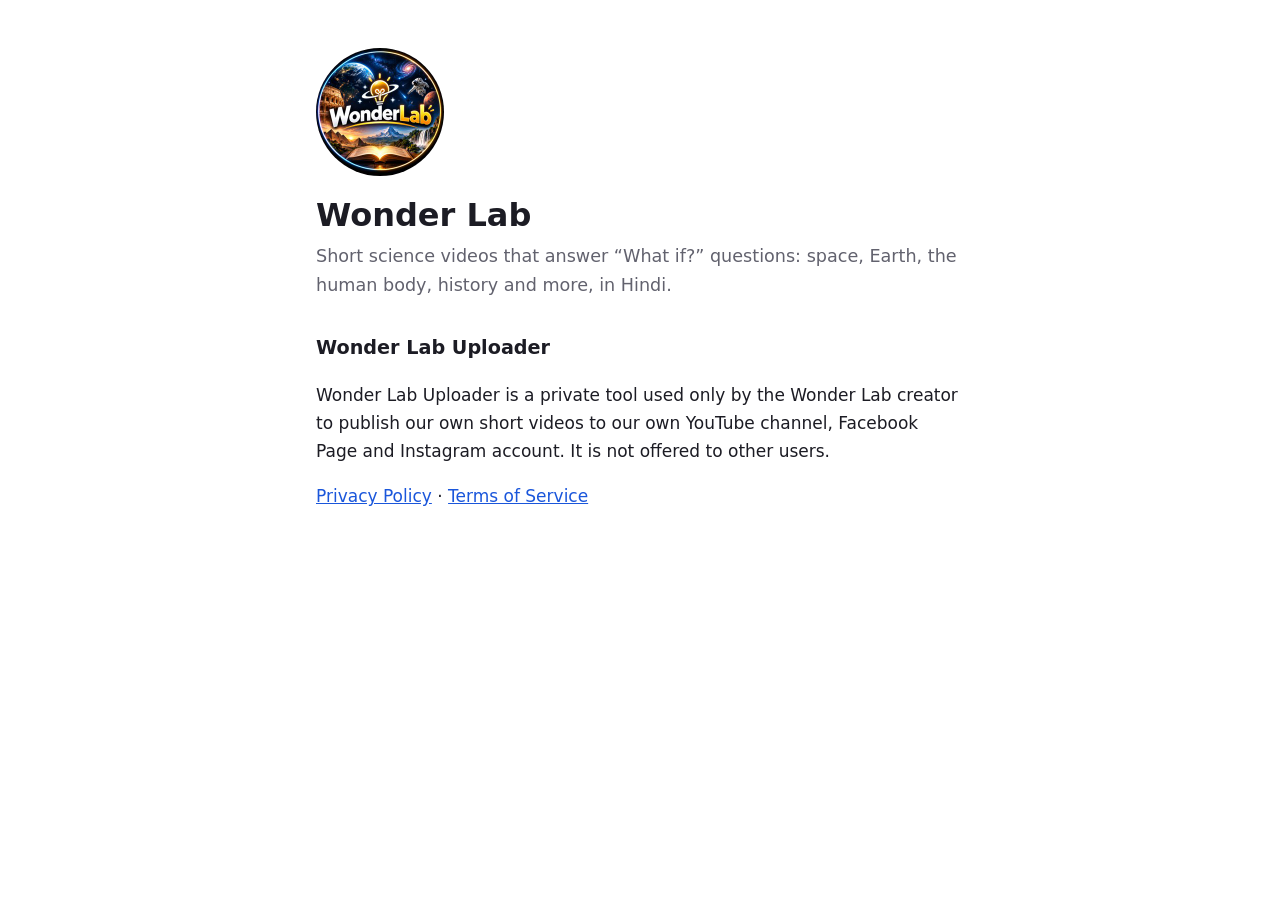
<file: index.html>
<!doctype html>
<html lang="en">
<head>
  <meta charset="utf-8">
  <meta name="viewport" content="width=device-width, initial-scale=1">
  <title>Wonder Lab</title>
  <meta name="description" content="Wonder Lab: short science videos answering 'What if?' questions, in Hindi.">
  <link rel="stylesheet" href="style.css">
</head>
<body>
  <main>
    <img class="logo" src="logo.jpg" alt="Wonder Lab logo" width="128" height="128">
    <h1>Wonder Lab</h1>
    <p class="lead">Short science videos that answer “What if?” questions: space, Earth, the human body, history and more, in Hindi.</p>

    <h2>Wonder Lab Uploader</h2>
    <p>Wonder Lab Uploader is a private tool used only by the Wonder Lab creator to publish our own
      short videos to our own YouTube channel, Facebook Page and Instagram account. It is not offered
      to other users.</p>

    <p><a href="privacy.html">Privacy Policy</a> · <a href="terms.html">Terms of Service</a></p>
  </main>
</body>
</html>
</file>
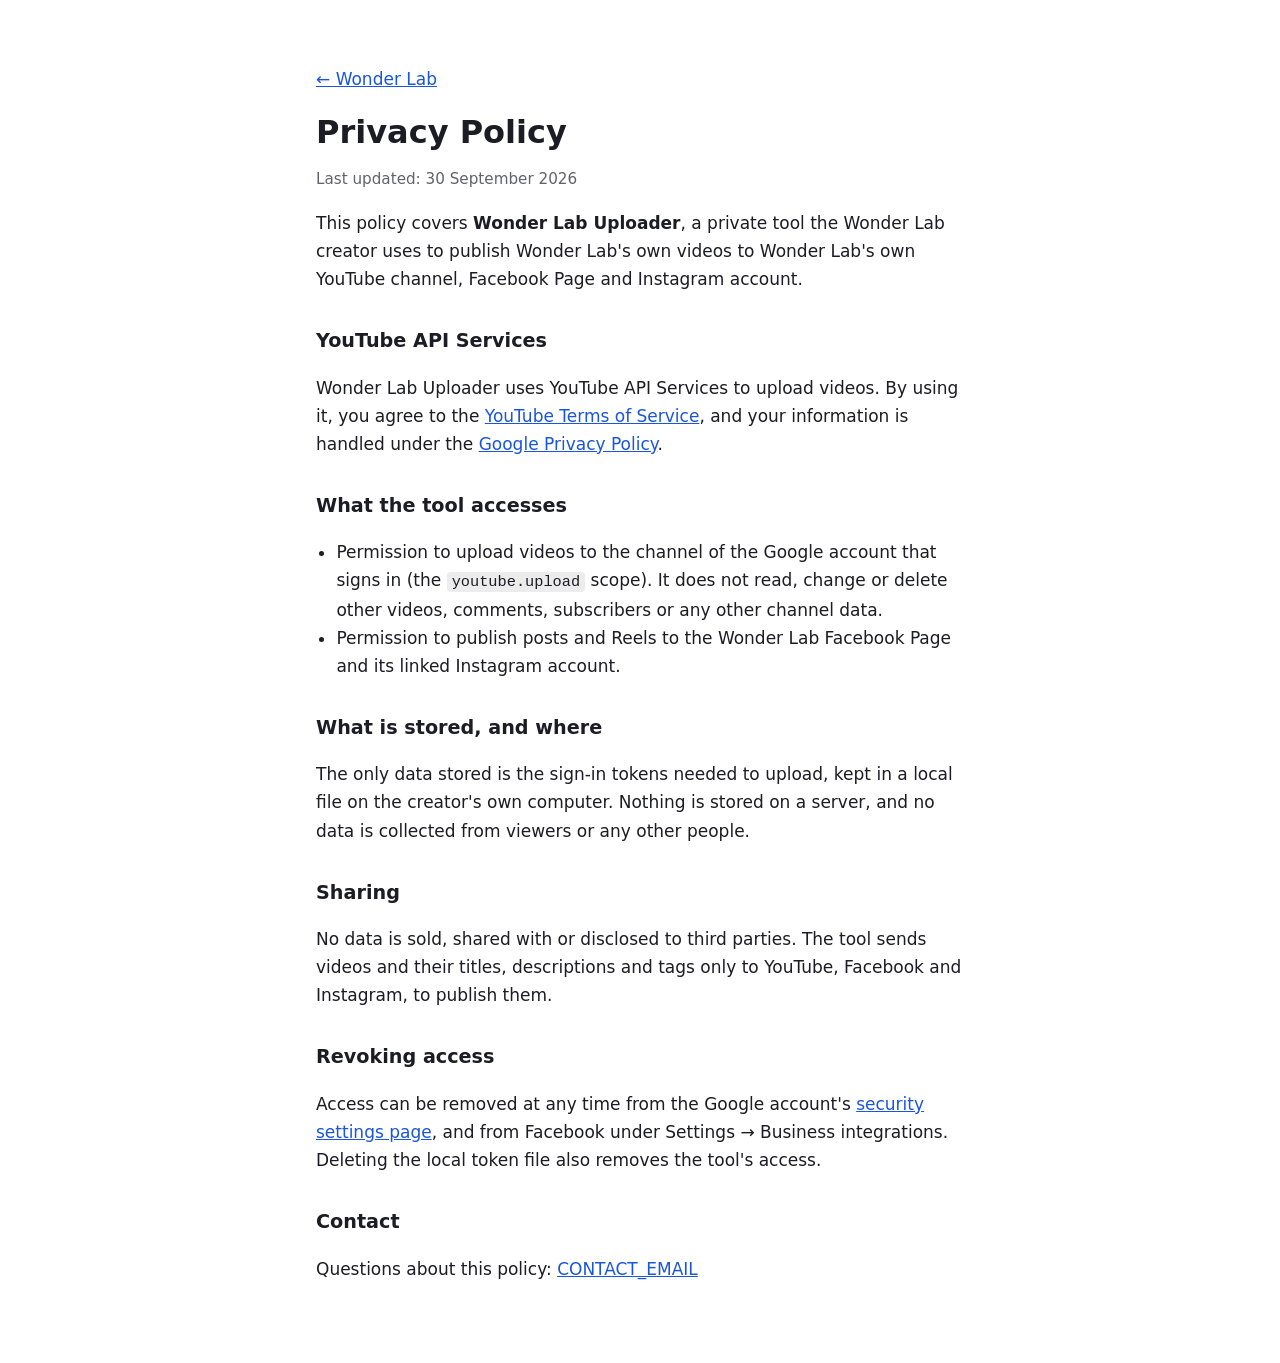
<file: privacy.html>
<!doctype html>
<html lang="en">
<head>
  <meta charset="utf-8">
  <meta name="viewport" content="width=device-width, initial-scale=1">
  <title>Privacy Policy · Wonder Lab</title>
  <link rel="stylesheet" href="style.css">
</head>
<body>
  <main>
    <p><a href="index.html">← Wonder Lab</a></p>
    <h1>Privacy Policy</h1>
    <p class="muted">Last updated: 30 September 2026</p>

    <p>This policy covers <strong>Wonder Lab Uploader</strong>, a private tool the Wonder Lab creator
      uses to publish Wonder Lab's own videos to Wonder Lab's own YouTube channel, Facebook Page and
      Instagram account.</p>

    <h2>YouTube API Services</h2>
    <p>Wonder Lab Uploader uses YouTube API Services to upload videos. By using it, you agree to the
      <a href="https://www.youtube.com/t/terms">YouTube Terms of Service</a>, and your information is
      handled under the <a href="https://policies.google.com/privacy">Google Privacy Policy</a>.</p>

    <h2>What the tool accesses</h2>
    <ul>
      <li>Permission to upload videos to the channel of the Google account that signs in
        (the <code>youtube.upload</code> scope). It does not read, change or delete other videos,
        comments, subscribers or any other channel data.</li>
      <li>Permission to publish posts and Reels to the Wonder Lab Facebook Page and its linked
        Instagram account.</li>
    </ul>

    <h2>What is stored, and where</h2>
    <p>The only data stored is the sign-in tokens needed to upload, kept in a local file on the
      creator's own computer. Nothing is stored on a server, and no data is collected from viewers
      or any other people.</p>

    <h2>Sharing</h2>
    <p>No data is sold, shared with or disclosed to third parties. The tool sends videos and their
      titles, descriptions and tags only to YouTube, Facebook and Instagram, to publish them.</p>

    <h2>Revoking access</h2>
    <p>Access can be removed at any time from the Google account's
      <a href="https://security.google.com/settings/security/permissions">security settings page</a>,
      and from Facebook under Settings → Business integrations. Deleting the local token file also
      removes the tool's access.</p>

    <h2>Contact</h2>
    <p>Questions about this policy: <a href="mailto:CONTACT_EMAIL">CONTACT_EMAIL</a></p>
  </main>
</body>
</html>
</file>
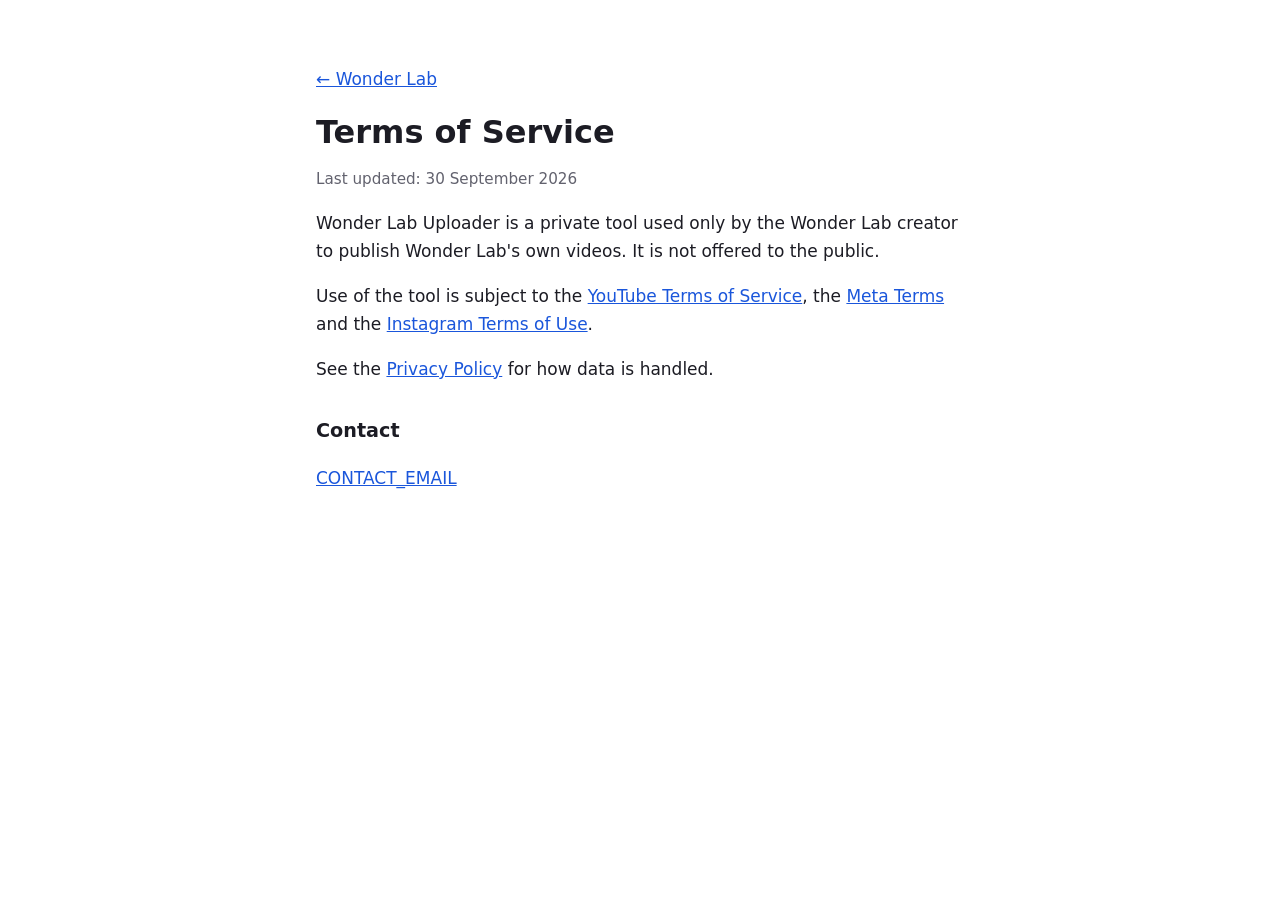
<file: terms.html>
<!doctype html>
<html lang="en">
<head>
  <meta charset="utf-8">
  <meta name="viewport" content="width=device-width, initial-scale=1">
  <title>Terms of Service · Wonder Lab</title>
  <link rel="stylesheet" href="style.css">
</head>
<body>
  <main>
    <p><a href="index.html">← Wonder Lab</a></p>
    <h1>Terms of Service</h1>
    <p class="muted">Last updated: 30 September 2026</p>

    <p>Wonder Lab Uploader is a private tool used only by the Wonder Lab creator to publish Wonder
      Lab's own videos. It is not offered to the public.</p>
    <p>Use of the tool is subject to the <a href="https://www.youtube.com/t/terms">YouTube Terms of
      Service</a>, the <a href="https://www.facebook.com/terms.php">Meta Terms</a> and the
      <a href="https://help.instagram.com/581066165581870">Instagram Terms of Use</a>.</p>
    <p>See the <a href="privacy.html">Privacy Policy</a> for how data is handled.</p>

    <h2>Contact</h2>
    <p><a href="mailto:CONTACT_EMAIL">CONTACT_EMAIL</a></p>
  </main>
</body>
</html>
</file>
<file: style.css>
:root {
  --bg: #ffffff;
  --text: #1c1c24;
  --muted: #62626e;
  --link: #1a56db;
  --accent: #f5a300;
}
@media (prefers-color-scheme: dark) {
  :root {
    --bg: #0f0f17;
    --text: #ececf2;
    --muted: #a0a0ad;
    --link: #7aa7ff;
  }
}
* { box-sizing: border-box; }
body {
  margin: 0;
  background: var(--bg);
  color: var(--text);
  font: 17px/1.65 system-ui, -apple-system, "Segoe UI", Roboto, sans-serif;
}
main { max-width: 680px; margin: 0 auto; padding: 48px 16px 64px; }
.logo { border-radius: 50%; display: block; }
h1 { font-size: 2rem; line-height: 1.2; margin: 20px 0 8px; }
h2 { font-size: 1.2rem; margin: 32px 0 8px; }
h1 + .lead { margin-top: 0; }
.lead { font-size: 1.1rem; color: var(--muted); }
.muted { color: var(--muted); font-size: 0.95rem; }
a { color: var(--link); }
code { font-size: 0.9em; background: rgba(127, 127, 127, 0.15); padding: 1px 5px; border-radius: 4px; }
ul { padding-left: 1.2em; }
</file>
